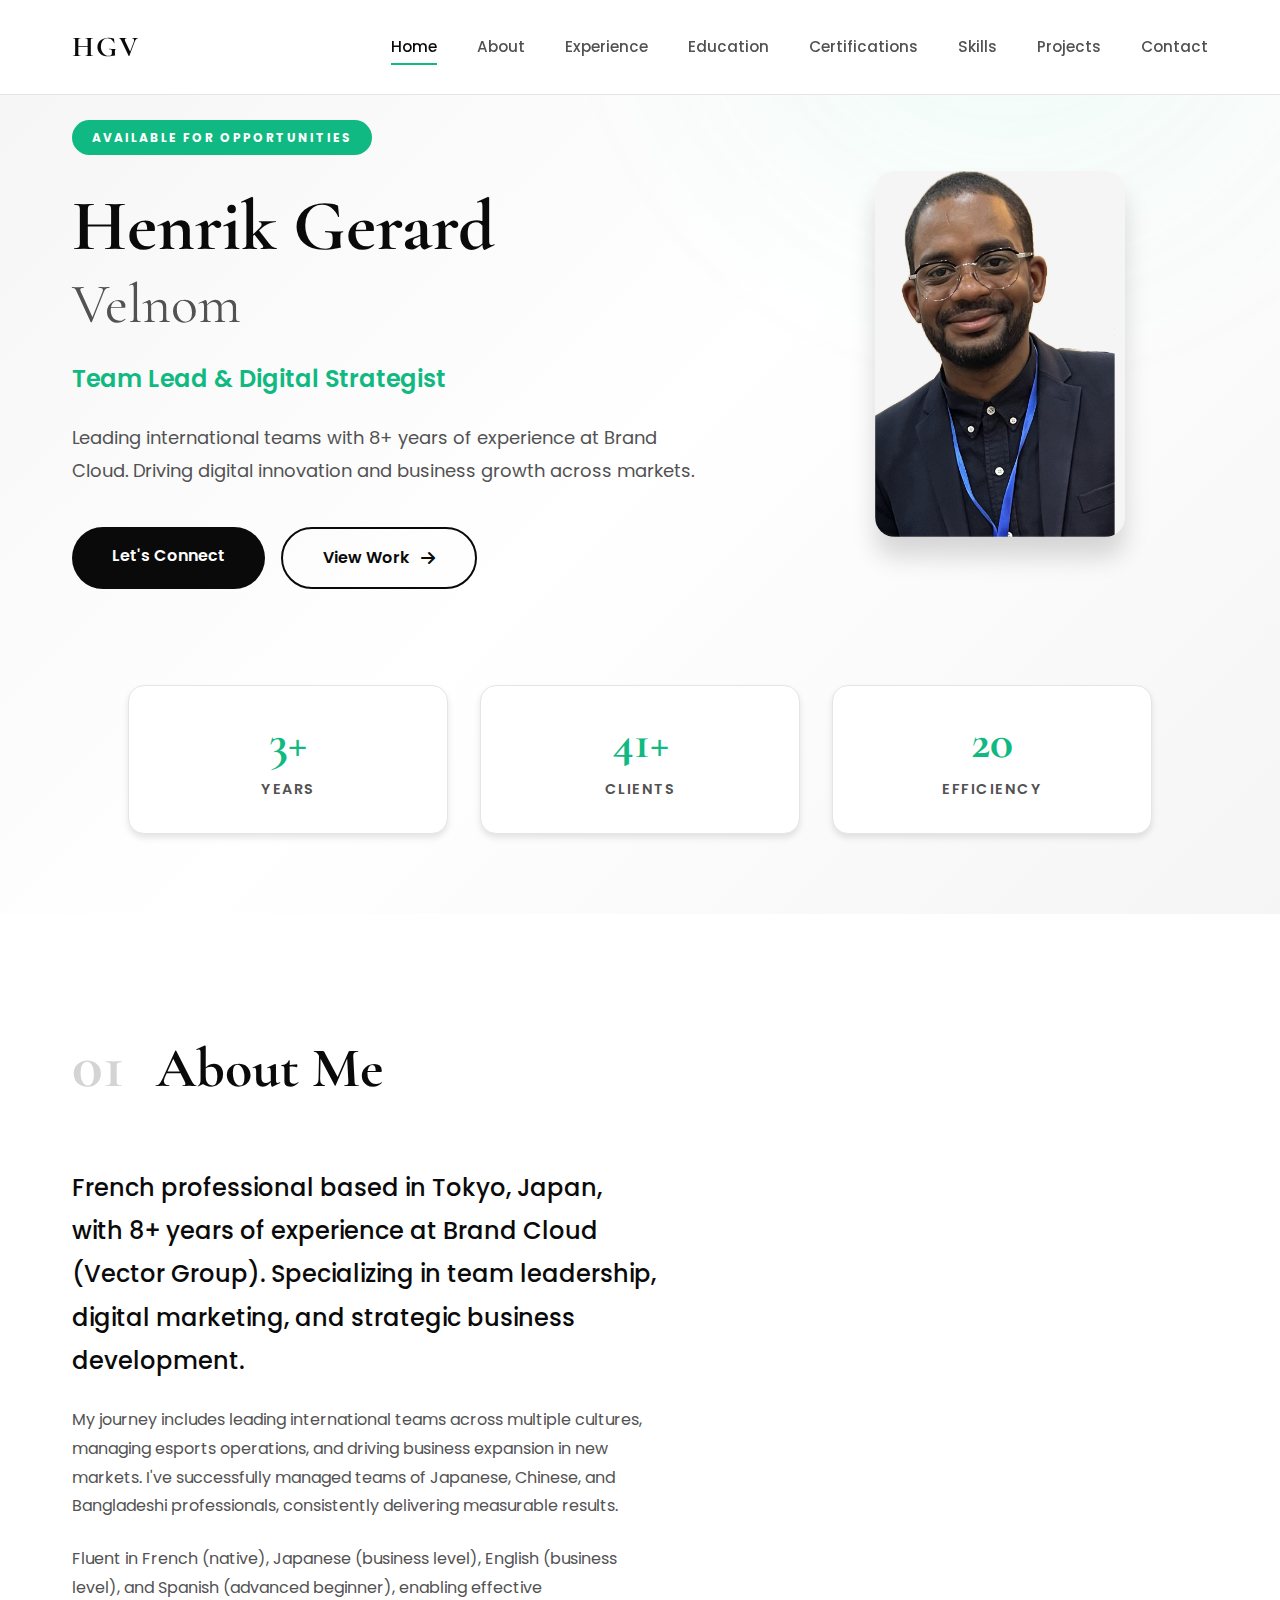
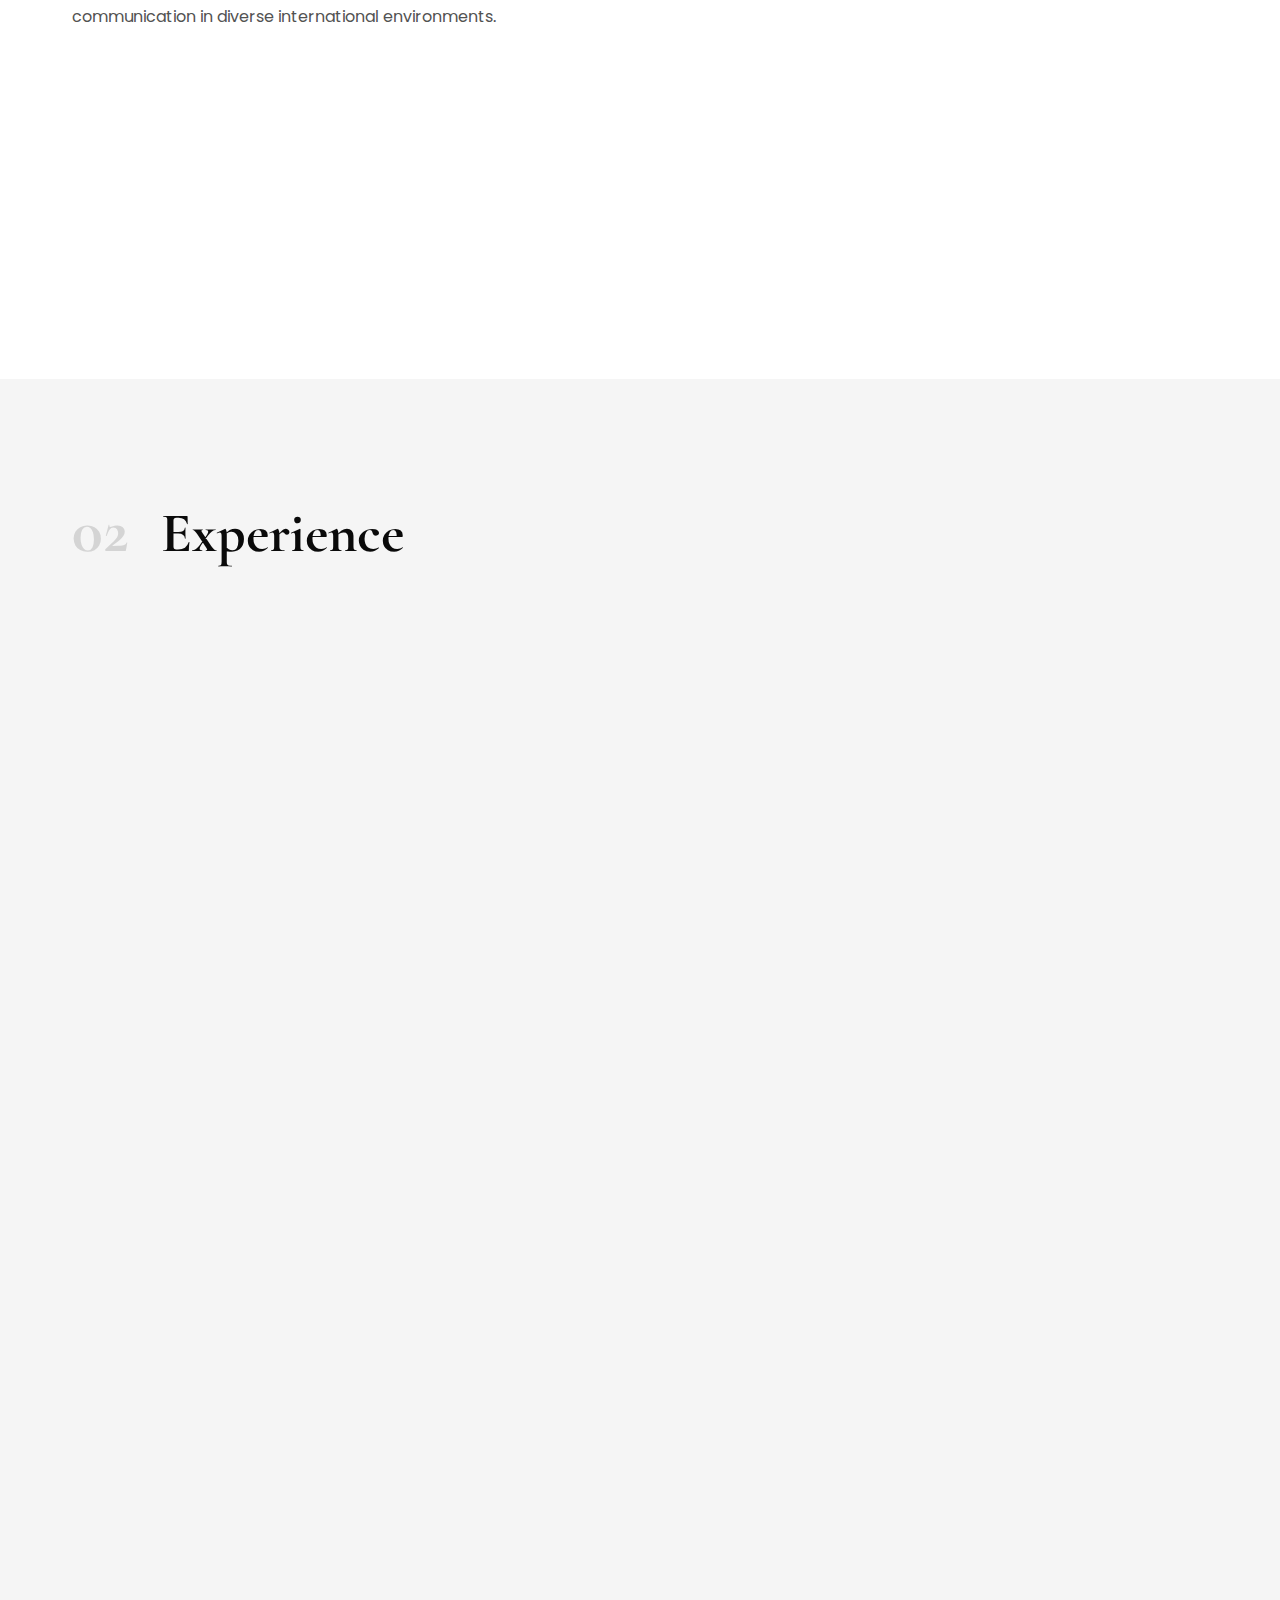
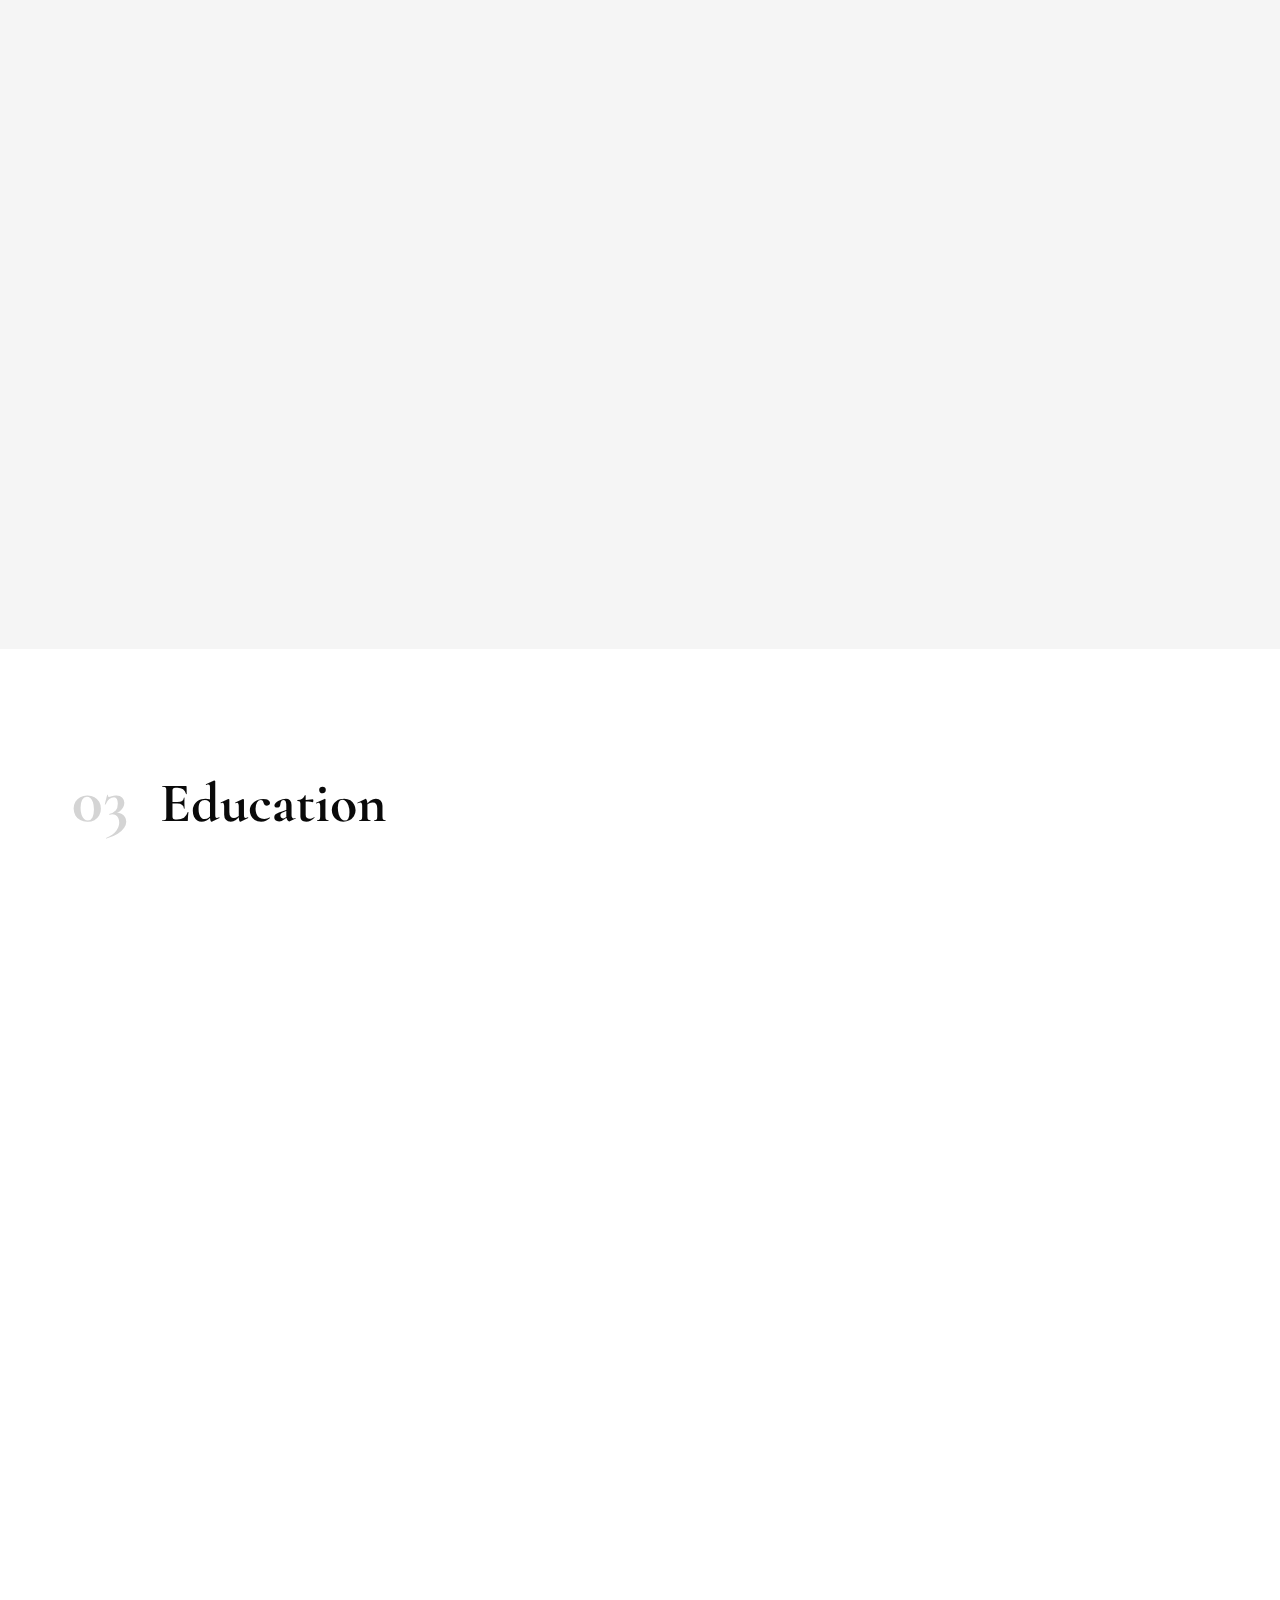
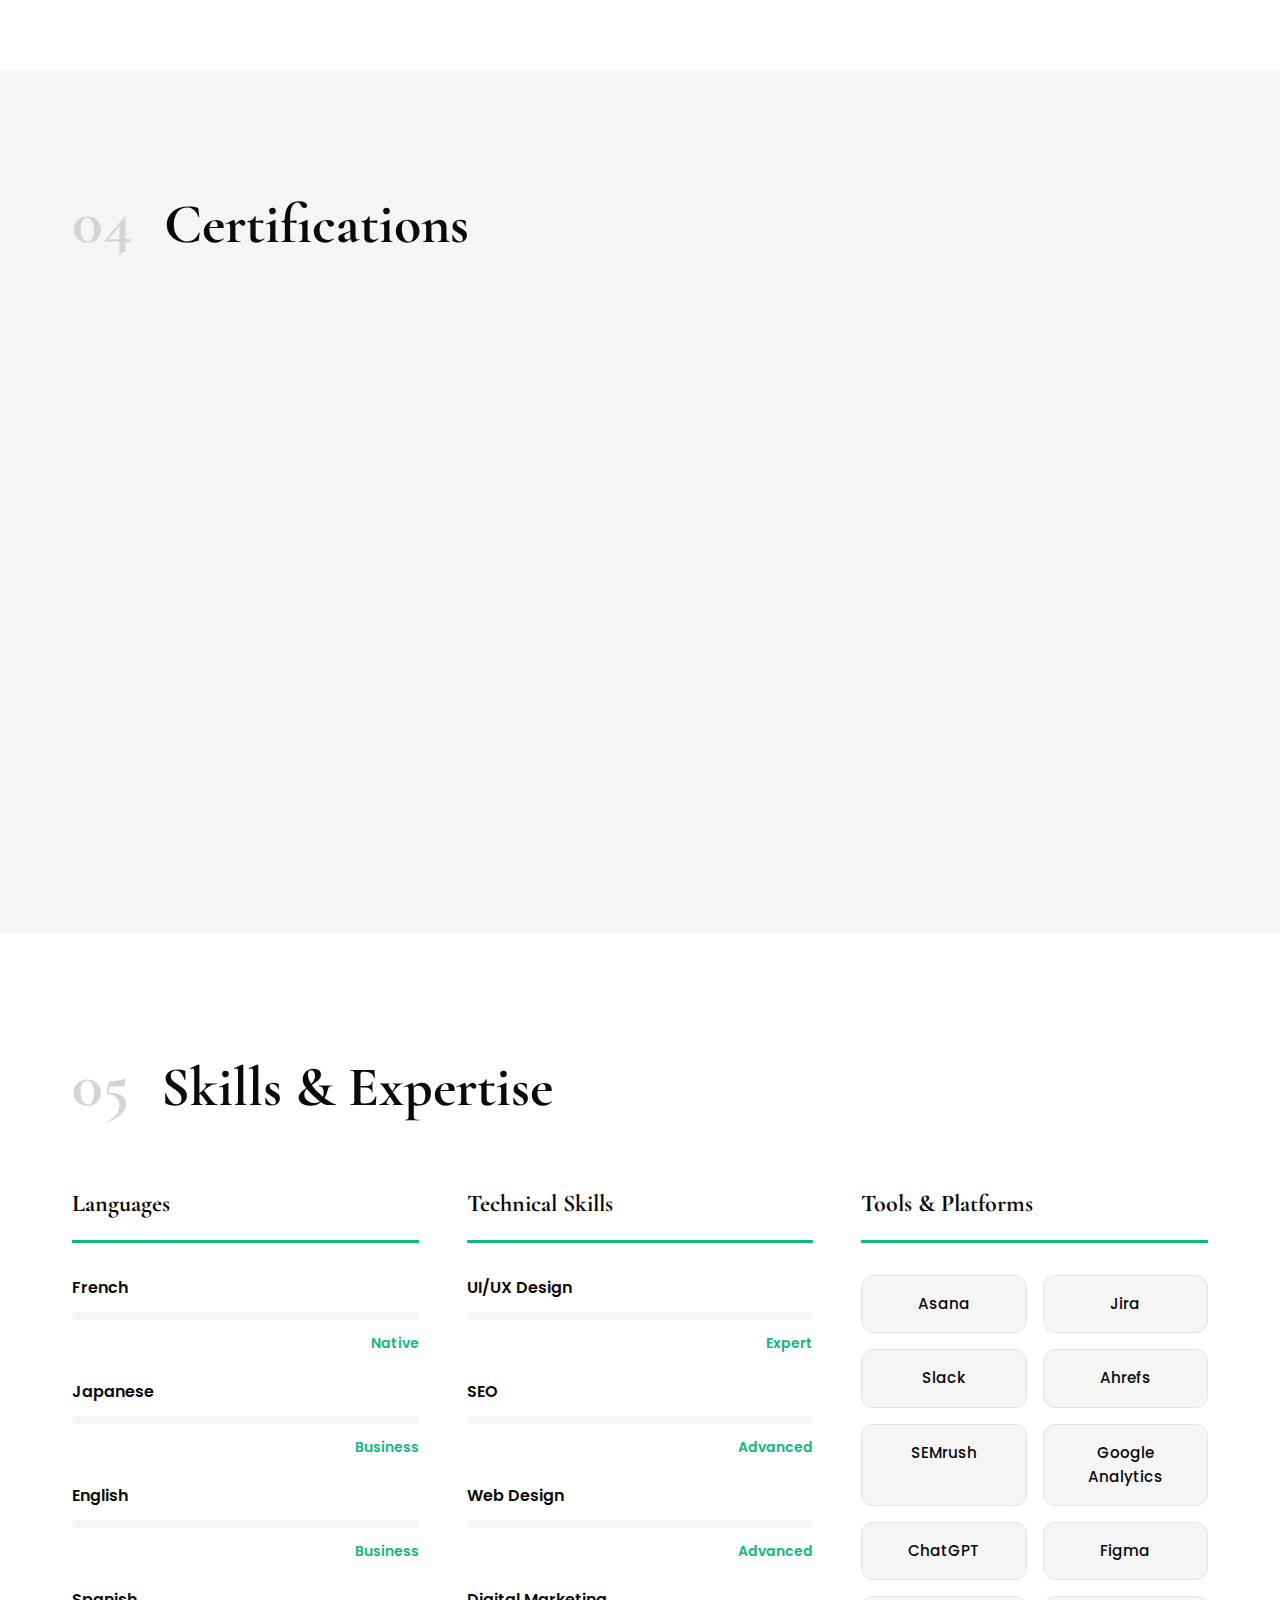
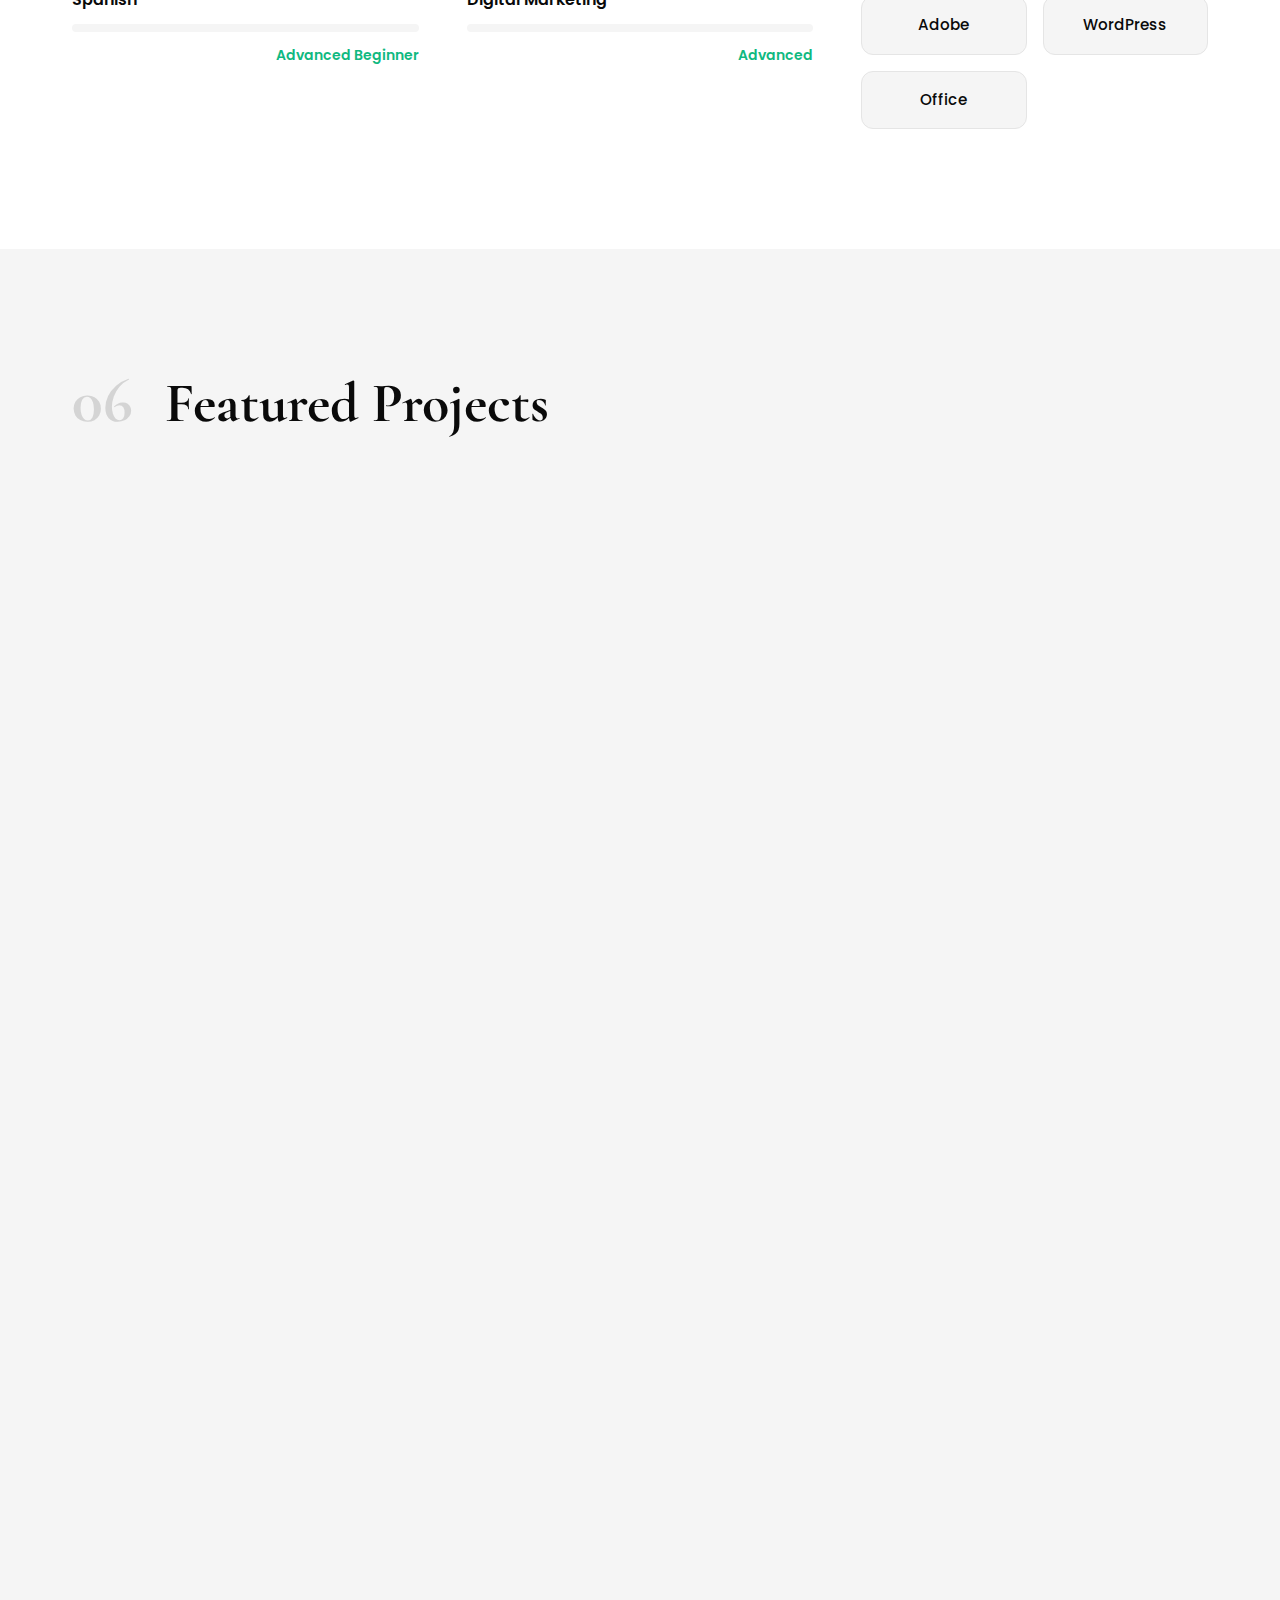
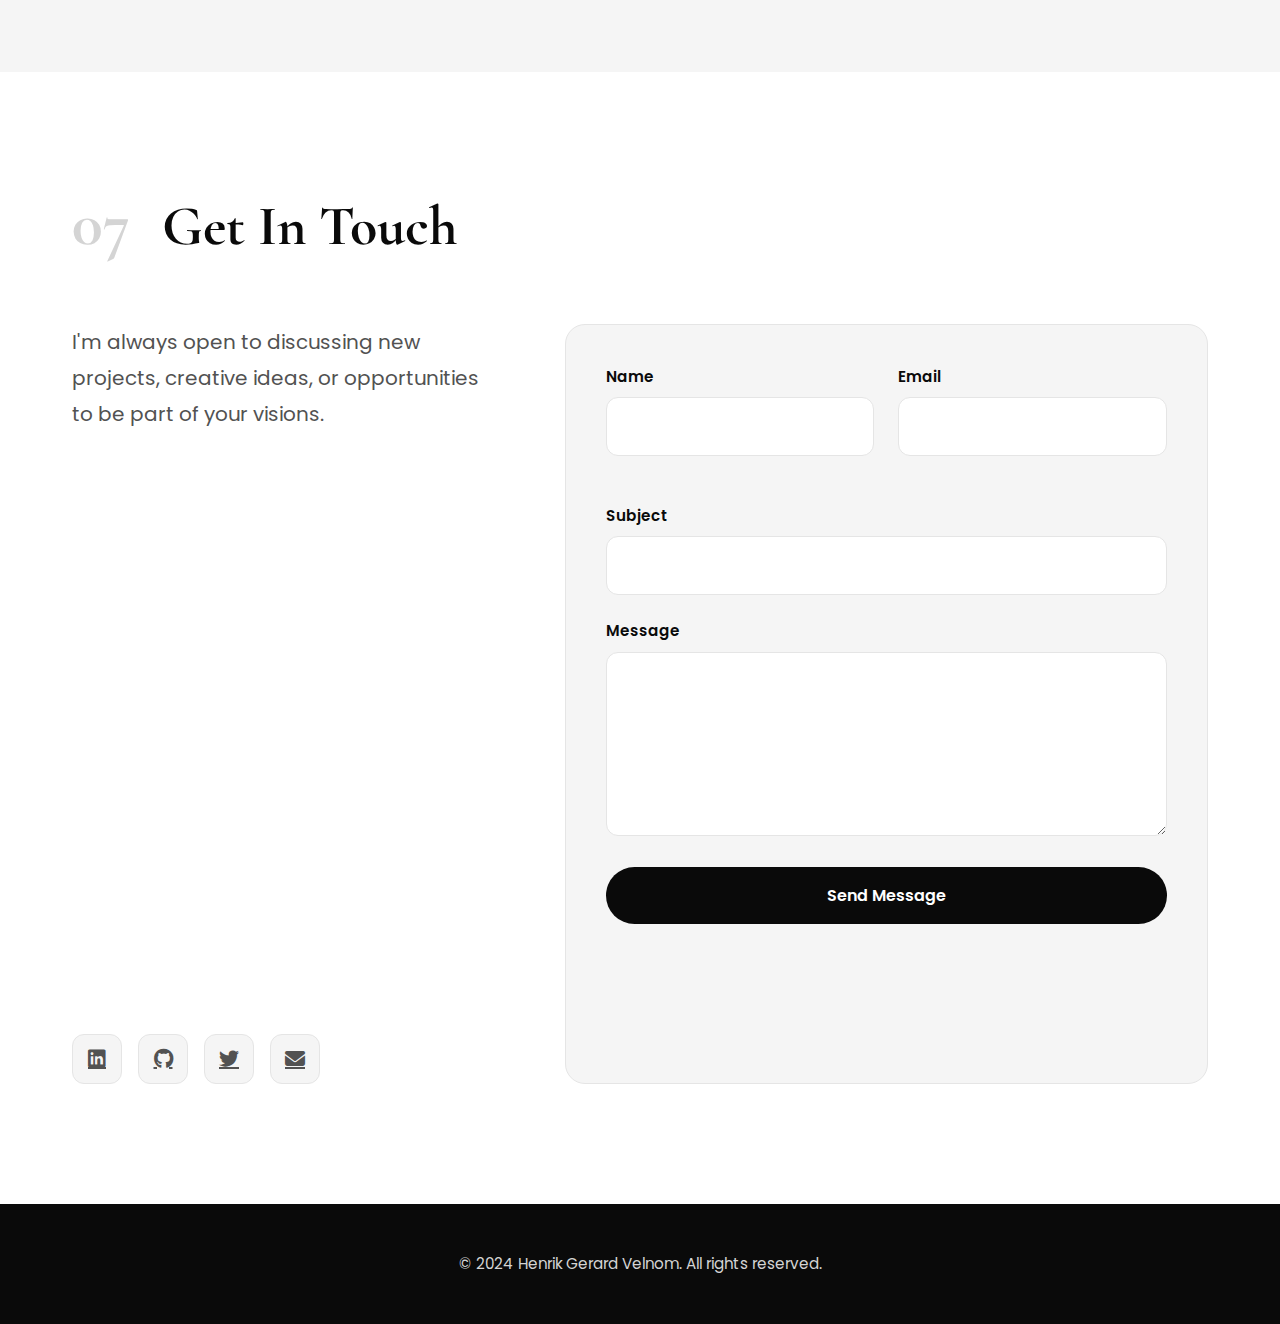
<file: index.html>
<!DOCTYPE html>
<html lang="en">
<head>
    <meta charset="UTF-8">
    <meta name="viewport" content="width=device-width, initial-scale=1.0">
    <meta name="description" content="Henrik Gerard Velnom - Professional Portfolio">
    <title>Henrik Gerard Velnom | Portfolio</title>
    <link rel="icon" type="image/png" sizes="32x32" href="favicon-32x32.png?v=2">
    <link rel="icon" type="image/png" sizes="16x16" href="favicon-16x16.png?v=2">
    <link rel="apple-touch-icon" sizes="180x180" href="apple-touch-icon.png?v=2">
    <link rel="shortcut icon" href="favicon.ico?v=2">
    <link rel="stylesheet" href="styles.css">
    <link rel="preconnect" href="https://fonts.googleapis.com">
    <link rel="preconnect" href="https://fonts.gstatic.com" crossorigin>
    <link href="https://fonts.googleapis.com/css2?family=Poppins:wght@300;400;500;600;700;800&family=Cormorant+Garamond:wght@400;600;700&display=swap" rel="stylesheet">
    <link rel="stylesheet" href="https://cdnjs.cloudflare.com/ajax/libs/font-awesome/6.4.0/css/all.min.css">
</head>
<body>
    <!-- Navigation -->
    <header class="header">
        <nav class="nav">
            <div class="nav-brand">
                <span>HGV</span>
            </div>
            <ul class="nav-list">
                <li><a href="#home" class="nav-item active">Home</a></li>
                <li><a href="#about" class="nav-item">About</a></li>
                <li><a href="#experience" class="nav-item">Experience</a></li>
                <li><a href="#education" class="nav-item">Education</a></li>
                <li><a href="#certifications" class="nav-item">Certifications</a></li>
                <li><a href="#skills" class="nav-item">Skills</a></li>
                <li><a href="#projects" class="nav-item">Projects</a></li>
                <li><a href="#contact" class="nav-item">Contact</a></li>
            </ul>
            <button class="menu-toggle" id="menu-toggle">
                <span></span>
                <span></span>
                <span></span>
            </button>
        </nav>
    </header>

    <!-- Hero Section -->
    <section id="home" class="hero">
        <div class="hero-bg"></div>
        <div class="container hero-container">
            <div class="hero-top">
                <div class="hero-content">
                    <div class="hero-badge">Available for Opportunities</div>
                    <h1 class="hero-title">
                        <span class="title-main">Henrik Gerard</span>
                        <span class="title-sub">Velnom</span>
                    </h1>
                    <p class="hero-role">Team Lead & Digital Strategist</p>
                    <p class="hero-text">
                        Leading international teams with 8+ years of experience at Brand Cloud. 
                        Driving digital innovation and business growth across markets.
                    </p>
                    <div class="hero-cta">
                        <a href="#contact" class="cta-primary">Let's Connect</a>
                        <a href="#projects" class="cta-secondary">
                            <span>View Work</span>
                            <i class="fas fa-arrow-right"></i>
                        </a>
                    </div>
                </div>
                <div class="hero-photo-wrapper">
                    <div class="hero-photo">
                        <img src="hgv.png" alt="Henrik Gerard Velnom" class="hero-photo-img">
                    </div>
                </div>
            </div>
            <div class="hero-stats">
                <div class="stat">
                    <div class="stat-value">8+</div>
                    <div class="stat-label">Years</div>
                </div>
                <div class="stat">
                    <div class="stat-value">100+</div>
                    <div class="stat-label">Clients</div>
                </div>
                <div class="stat">
                    <div class="stat-value">50</div>
                    <div class="stat-label">Efficiency</div>
                </div>
            </div>
        </div>
    </section>

    <!-- About Section -->
    <section id="about" class="about">
        <div class="container">
            <div class="section-top">
                <span class="section-num">01</span>
                <h2 class="section-title">About Me</h2>
            </div>
            <div class="about-grid">
                <div class="about-main">
                    <p class="about-lead">
                        French professional based in Tokyo, Japan, with 8+ years of experience 
                        at Brand Cloud (Vector Group). Specializing in team leadership, digital 
                        marketing, and strategic business development.
                    </p>
                    <p class="about-text">
                        My journey includes leading international teams across multiple cultures, 
                        managing esports operations, and driving business expansion in new markets. 
                        I've successfully managed teams of Japanese, Chinese, and Bangladeshi professionals, 
                        consistently delivering measurable results.
                    </p>
                    <p class="about-text">
                        Fluent in French (native), Japanese (business level), English (business level), 
                        and Spanish (advanced beginner), enabling effective communication in diverse 
                        international environments.
                    </p>
                </div>
                <div class="about-skills">
                    <div class="skill-box">
                        <div class="skill-icon">01</div>
                        <h3>Composed Decision-Making</h3>
                        <p>Remain calm and think clearly to find solutions in challenging situations.</p>
                    </div>
                    <div class="skill-box">
                        <div class="skill-icon">02</div>
                        <h3>Collaboration & Leadership</h3>
                        <p>Trusted by colleagues, fostering teamwork while taking initiative.</p>
                    </div>
                    <div class="skill-box">
                        <div class="skill-icon">03</div>
                        <h3>Empathy & Consideration</h3>
                        <p>Thoughtful and attentive to others' perspectives and communication.</p>
                    </div>
                    <div class="skill-box">
                        <div class="skill-icon">04</div>
                        <h3>Responsibility & Execution</h3>
                        <p>Committed to delivering results with accountability and follow-through.</p>
                    </div>
                </div>
            </div>
        </div>
    </section>

    <!-- Experience Section -->
    <section id="experience" class="experience">
        <div class="container">
            <div class="section-top">
                <span class="section-num">02</span>
                <h2 class="section-title">Experience</h2>
            </div>
            <div class="exp-list">
                <div class="exp-card">
                    <div class="exp-meta">
                        <span class="exp-badge">Current</span>
                        <span class="exp-date">2020 - Present</span>
                    </div>
                    <h3 class="exp-title">Overseas Business Team Lead</h3>
                    <h4 class="exp-company">Brand Cloud inc. - Operations Department</h4>
                    <p class="exp-desc">
                        Led international business development, supervised international projects, 
                        and managed local and international teams. Formed and trained a 3-person 
                        international sales team. Acquired first 10 clients in USA market.
                    </p>
                    <ul class="exp-tags">
                        <li>Business Development</li>
                        <li>Project Management</li>
                        <li>Sales Training</li>
                        <li>Contract Negotiation</li>
                    </ul>
                </div>
                <div class="exp-card">
                    <div class="exp-meta">
                        <span class="exp-date">2019 - Present</span>
                    </div>
                    <h3 class="exp-title">Web Design Team Lead</h3>
                    <h4 class="exp-company">Brand Cloud inc. - Development Department</h4>
                    <p class="exp-desc">
                        Led and mentored a team of 5 UI/UX designers. Enhanced team efficiency by 50%, 
                        enabling designers to create proposals in one week. Led successful launch of 
                        company's official US website, ranking TOP 3 for 3 keywords.
                    </p>
                    <ul class="exp-tags">
                        <li>UI/UX Design</li>
                        <li>Team Leadership</li>
                        <li>Project Management</li>
                        <li>SEO</li>
                    </ul>
                </div>
                <div class="exp-card">
                    <div class="exp-meta">
                        <span class="exp-date">2017 - Present</span>
                    </div>
                    <h3 class="exp-title">Esports Division Manager</h3>
                    <h4 class="exp-company">Brand Cloud inc. - Burning Core</h4>
                    <p class="exp-desc">
                        Managed League of Legends Professional Esports Team operations. Achieved LJLCS 
                        2018 Spring championship and qualified for LJL 2018 Summer.
                    </p>
                    <ul class="exp-tags">
                        <li>Team Management</li>
                        <li>Sponsorship</li>
                        <li>Logistics</li>
                        <li>PR</li>
                    </ul>
                </div>
                <div class="exp-card">
                    <div class="exp-meta">
                        <span class="exp-date">2017 - 2019</span>
                    </div>
                    <h3 class="exp-title">Digital Marketing Back-Office</h3>
                    <h4 class="exp-company">Brand Cloud inc. - Operations & Development</h4>
                    <p class="exp-desc">
                        Managed client reporting, conducted SEO audits, designed websites. Designed visuals 
                        featured in Tokyo Girls Collection 2020. Improved overall online brand image on 
                        Google by 60% for over 10 clients.
                    </p>
                    <ul class="exp-tags">
                        <li>SEO</li>
                        <li>UI/UX Design</li>
                        <li>Digital Marketing</li>
                        <li>Client Relations</li>
                    </ul>
                </div>
            </div>
        </div>
    </section>

    <!-- Education Section -->
    <section id="education" class="education">
        <div class="container">
            <div class="section-top">
                <span class="section-num">03</span>
                <h2 class="section-title">Education</h2>
            </div>
            <div class="education-list">
                <div class="edu-card">
                    <div class="edu-meta">
                        <span class="edu-date">2015</span>
                    </div>
                    <h3 class="edu-degree">Bachelor - Japanese Language and Civilization</h3>
                    <h4 class="edu-school">INALCO, Paris, France</h4>
                    <p class="edu-desc">
                        Completed bachelor's degree in Japanese language and civilization, providing 
                        comprehensive understanding of Japanese culture, language, and society.
                    </p>
                </div>
                <div class="edu-card">
                    <div class="edu-meta">
                        <span class="edu-date">2010</span>
                    </div>
                    <h3 class="edu-degree">Baccalaureat - Industrial Science and Technology</h3>
                    <h4 class="edu-school">Jean Jaures, Chatenay-Malabry, France</h4>
                    <p class="edu-desc">
                        Completed high school diploma with focus on industrial science and technology, 
                        providing strong foundation in technical and scientific principles.
                    </p>
                </div>
            </div>
        </div>
    </section>

    <!-- Certifications Section -->
    <section id="certifications" class="certifications">
        <div class="container">
            <div class="section-top">
                <span class="section-num">04</span>
                <h2 class="section-title">Certifications</h2>
            </div>
            <div class="certifications-grid">
                <div class="cert-card">
                    <div class="cert-header">
                        <i class="fas fa-certificate"></i>
                        <span class="cert-date">2025</span>
                    </div>
                    <h3 class="cert-name">Digital Marketing Training</h3>
                    <h4 class="cert-issuer">D-Marketing Academy, Tokyo, Japan</h4>
                    <p class="cert-desc">
                        Completed comprehensive digital marketing training program covering modern 
                        marketing strategies, analytics, and digital advertising techniques.
                    </p>
                    <a href="#" class="cert-link" target="_blank">
                        <span>View Certificate</span>
                        <i class="fas fa-external-link-alt"></i>
                    </a>
                </div>
                <div class="cert-card">
                    <div class="cert-header">
                        <i class="fas fa-certificate"></i>
                        <span class="cert-date">2013</span>
                    </div>
                    <h3 class="cert-name">Japanese Proficiency (N2)</h3>
                    <h4 class="cert-issuer">Meiji University, Tokyo, Japan</h4>
                    <p class="cert-desc">
                        Completed Japanese language proficiency program achieving N2 level, 
                        demonstrating advanced business-level Japanese language skills.
                    </p>
                    <a href="#" class="cert-link" target="_blank">
                        <span>View Certificate</span>
                        <i class="fas fa-external-link-alt"></i>
                    </a>
                </div>
                <div class="cert-card">
                    <div class="cert-header">
                        <i class="fas fa-certificate"></i>
                        <span class="cert-date">2011</span>
                    </div>
                    <h3 class="cert-name">English Proficiency (C1)</h3>
                    <h4 class="cert-issuer">EMBASSY CES (Now EC Embassy), New York, USA</h4>
                    <p class="cert-desc">
                        Completed English language proficiency program achieving C1 level, 
                        demonstrating advanced business-level English communication skills.
                    </p>
                    <a href="#" class="cert-link" target="_blank">
                        <span>View Certificate</span>
                        <i class="fas fa-external-link-alt"></i>
                    </a>
                </div>
            </div>
        </div>
    </section>

    <!-- Skills Section -->
    <section id="skills" class="skills">
        <div class="container">
            <div class="section-top">
                <span class="section-num">05</span>
                <h2 class="section-title">Skills & Expertise</h2>
            </div>
            <div class="skills-content">
                <div class="skills-group">
                    <h3 class="group-title">Languages</h3>
                    <div class="skill-list">
                        <div class="skill-item">
                            <span class="skill-name">French</span>
                            <div class="skill-track">
                                <div class="skill-fill" data-width="100"></div>
                            </div>
                            <span class="skill-level">Native</span>
                        </div>
                        <div class="skill-item">
                            <span class="skill-name">Japanese</span>
                            <div class="skill-track">
                                <div class="skill-fill" data-width="85"></div>
                            </div>
                            <span class="skill-level">Business</span>
                        </div>
                        <div class="skill-item">
                            <span class="skill-name">English</span>
                            <div class="skill-track">
                                <div class="skill-fill" data-width="90"></div>
                            </div>
                            <span class="skill-level">Business</span>
                        </div>
                        <div class="skill-item">
                            <span class="skill-name">Spanish</span>
                            <div class="skill-track">
                                <div class="skill-fill" data-width="60"></div>
                            </div>
                            <span class="skill-level">Advanced Beginner</span>
                        </div>
                    </div>
                </div>
                <div class="skills-group">
                    <h3 class="group-title">Technical Skills</h3>
                    <div class="skill-list">
                        <div class="skill-item">
                            <span class="skill-name">UI/UX Design</span>
                            <div class="skill-track">
                                <div class="skill-fill" data-width="90"></div>
                            </div>
                            <span class="skill-level">Expert</span>
                        </div>
                        <div class="skill-item">
                            <span class="skill-name">SEO</span>
                            <div class="skill-track">
                                <div class="skill-fill" data-width="85"></div>
                            </div>
                            <span class="skill-level">Advanced</span>
                        </div>
                        <div class="skill-item">
                            <span class="skill-name">Web Design</span>
                            <div class="skill-track">
                                <div class="skill-fill" data-width="88"></div>
                            </div>
                            <span class="skill-level">Advanced</span>
                        </div>
                        <div class="skill-item">
                            <span class="skill-name">Digital Marketing</span>
                            <div class="skill-track">
                                <div class="skill-fill" data-width="85"></div>
                            </div>
                            <span class="skill-level">Advanced</span>
                        </div>
                    </div>
                </div>
                <div class="skills-group">
                    <h3 class="group-title">Tools & Platforms</h3>
                    <div class="tools-list">
                        <span class="tool">Asana</span>
                        <span class="tool">Jira</span>
                        <span class="tool">Slack</span>
                        <span class="tool">Ahrefs</span>
                        <span class="tool">SEMrush</span>
                        <span class="tool">Google Analytics</span>
                        <span class="tool">ChatGPT</span>
                        <span class="tool">Figma</span>
                        <span class="tool">Adobe</span>
                        <span class="tool">WordPress</span>
                        <span class="tool">Office</span>
                    </div>
                </div>
            </div>
        </div>
    </section>

    <!-- Projects Section -->
    <section id="projects" class="projects">
        <div class="container">
            <div class="section-top">
                <span class="section-num">06</span>
                <h2 class="section-title">Featured Projects</h2>
            </div>
            <div class="projects-grid">
                <div class="project-card featured">
                    <div class="project-header">
                        <span class="project-year">2018</span>
                        <span class="project-status">Featured</span>
                    </div>
                    <h3 class="project-title">LJLCS 2018 Spring Championship</h3>
                    <p class="project-desc">
                        Won the League of Legends Japan League Challenger Series, finishing 1st with 
                        8 wins and 2 losses. Qualified for LJL 2018 Summer.
                    </p>
                    <div class="project-tags">
                        <span>Esports</span>
                        <span>Team Management</span>
                        <span>Strategy</span>
                    </div>
                </div>
                <div class="project-card">
                    <div class="project-header">
                        <span class="project-year">2020</span>
                    </div>
                    <h3 class="project-title">Tokyo Girls Collection 2020</h3>
                    <p class="project-desc">
                        Designed visuals featured in the Tokyo Girls Collection 2020 for Rustal fashion brand.
                    </p>
                    <div class="project-tags">
                        <span>UI/UX Design</span>
                        <span>Brand Identity</span>
                        <span>Creative Production</span>
                    </div>
                </div>
                <div class="project-card">
                    <div class="project-header">
                        <span class="project-year">2020</span>
                    </div>
                    <h3 class="project-title">Automated Progress Report Tool</h3>
                    <p class="project-desc">
                        Designed a progress reporting application currently shared with over 100 clients.
                    </p>
                    <div class="project-tags">
                        <span>Application Design</span>
                        <span>UX/UI</span>
                        <span>Automation</span>
                    </div>
                </div>
                <div class="project-card">
                    <div class="project-header">
                        <span class="project-year">2020</span>
                    </div>
                    <h3 class="project-title">Brand Cloud US Website</h3>
                    <p class="project-desc">
                        Led the successful launch of the company's official US website, achieving TOP 3 
                        rankings for 3 keywords through strategic SEO implementation.
                    </p>
                    <div class="project-tags">
                        <span>Web Design</span>
                        <span>SEO</span>
                        <span>Brand Strategy</span>
                    </div>
                </div>
            </div>
        </div>
    </section>

    <!-- Contact Section -->
    <section id="contact" class="contact">
        <div class="container">
            <div class="section-top">
                <span class="section-num">07</span>
                <h2 class="section-title">Get In Touch</h2>
            </div>
            <div class="contact-wrapper">
                <div class="contact-info">
                    <p class="contact-intro">
                        I'm always open to discussing new projects, creative ideas, 
                        or opportunities to be part of your visions.
                    </p>
                    <div class="contact-details">
                        <div class="contact-item">
                            <i class="fas fa-envelope"></i>
                            <div>
                                <h4>Email</h4>
                                <a href="mailto:henrikvelnom@gmail.com">henrikvelnom@gmail.com</a>
                            </div>
                        </div>
                        <div class="contact-item">
                            <i class="fas fa-phone"></i>
                            <div>
                                <h4>Phone</h4>
                                <a href="tel:+818079433102">(+81) 80 7943 3102</a>
                            </div>
                        </div>
                        <div class="contact-item">
                            <i class="fas fa-map-marker-alt"></i>
                            <div>
                                <h4>Location</h4>
                                <p>Tokyo, Taito City, Japan</p>
                            </div>
                        </div>
                        <div class="contact-item">
                            <i class="fas fa-globe"></i>
                            <div>
                                <h4>Nationality</h4>
                                <p>French</p>
                            </div>
                        </div>
                    </div>
                    <div class="social">
                        <a href="#" aria-label="LinkedIn"><i class="fab fa-linkedin"></i></a>
                        <a href="#" aria-label="GitHub"><i class="fab fa-github"></i></a>
                        <a href="#" aria-label="Twitter"><i class="fab fa-twitter"></i></a>
                        <a href="#" aria-label="Email"><i class="fas fa-envelope"></i></a>
                    </div>
                </div>
                <form class="contact-form" id="contact-form">
                    <div class="form-row">
                        <div class="form-field">
                            <label for="name">Name</label>
                            <input type="text" id="name" name="name" required>
                        </div>
                        <div class="form-field">
                            <label for="email">Email</label>
                            <input type="email" id="email" name="email" required>
                        </div>
                    </div>
                    <div class="form-field">
                        <label for="subject">Subject</label>
                        <input type="text" id="subject" name="subject" required>
                    </div>
                    <div class="form-field">
                        <label for="message">Message</label>
                        <textarea id="message" name="message" rows="6" required></textarea>
                    </div>
                    <button type="submit" class="submit-btn">Send Message</button>
                </form>
            </div>
        </div>
    </section>

    <!-- Footer -->
    <footer class="footer">
        <div class="container">
            <p>&copy; 2024 Henrik Gerard Velnom. All rights reserved.</p>
        </div>
    </footer>

    <script src="script.js"></script>
</body>
</html>
</file>
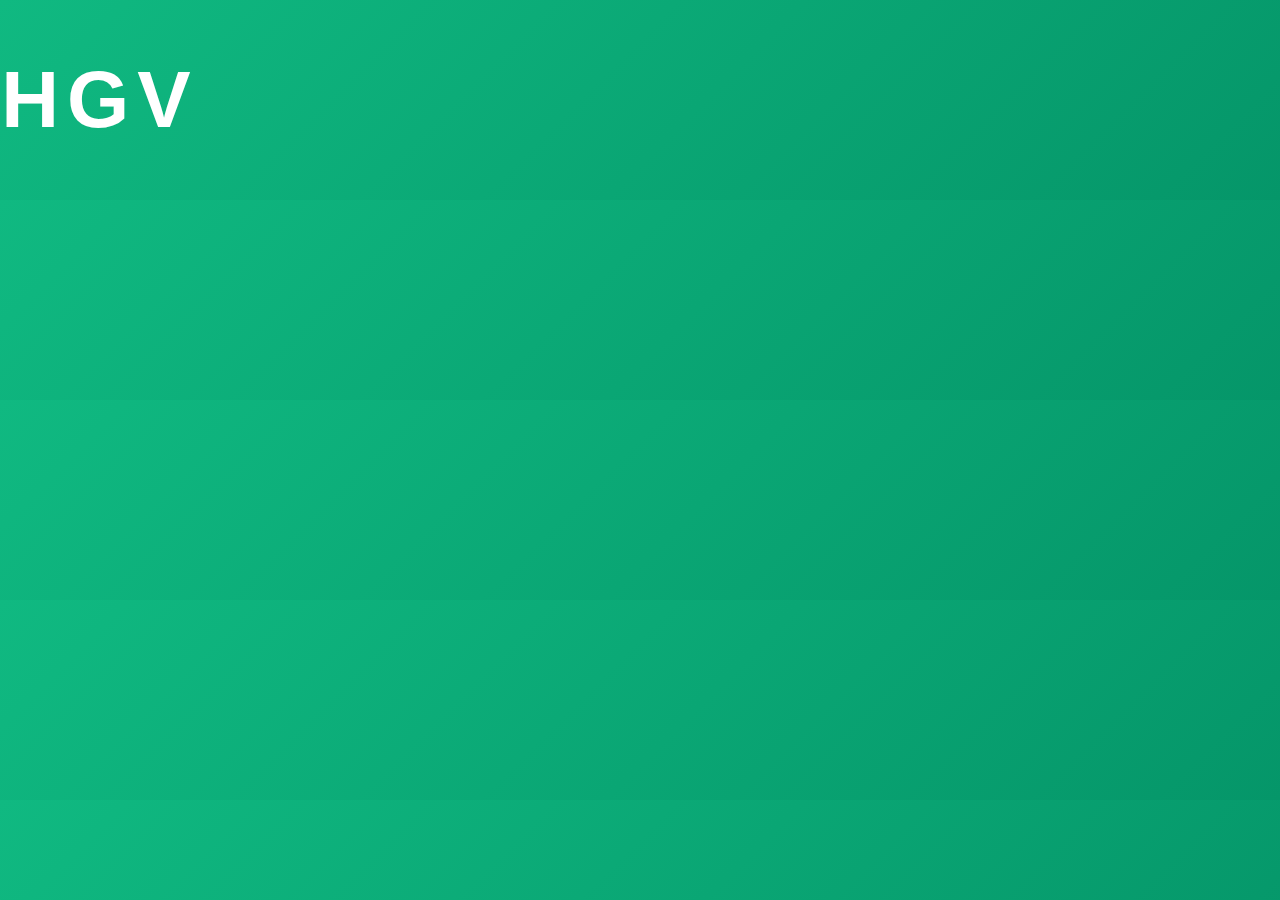
<file: logo-generator.html>
<!DOCTYPE html>
<html>
<head>
    <style>
        body {
            margin: 0;
            padding: 0;
            width: 200px;
            height: 200px;
            background: linear-gradient(135deg, #10b981 0%, #059669 100%);
            display: flex;
            align-items: center;
            justify-content: center;
            font-family: 'Arial', sans-serif;
        }
        .logo-text {
            font-size: 80px;
            font-weight: bold;
            color: white;
            letter-spacing: 8px;
            text-align: center;
        }
    </style>
</head>
<body>
    <div class="logo-text">HGV</div>
</body>
</html>
</file>
<file: styles.css>
/* ===== Reset & Variables ===== */
:root {
    --black: #0a0a0a;
    --white: #ffffff;
    --gray-100: #f5f5f5;
    --gray-200: #e5e5e5;
    --gray-300: #d4d4d4;
    --gray-600: #525252;
    --gray-800: #262626;
    --gray-900: #171717;
    --accent: #10b981;
    --accent-dark: #059669;
    --accent-light: #34d399;
    --primary: #3b82f6;
    --primary-dark: #2563eb;
    --secondary: #8b5cf6;
    --text: var(--black);
    --text-light: var(--gray-600);
    --bg: var(--white);
    --bg-alt: var(--gray-100);
    --shadow: 0 1px 3px rgba(0, 0, 0, 0.1);
    --shadow-md: 0 4px 6px rgba(0, 0, 0, 0.1);
    --shadow-lg: 0 10px 15px rgba(0, 0, 0, 0.1);
    --shadow-xl: 0 20px 25px rgba(0, 0, 0, 0.15);
}

* {
    margin: 0;
    padding: 0;
    box-sizing: border-box;
}

html {
    scroll-behavior: smooth;
    overflow-x: hidden;
}

body {
    font-family: 'Poppins', sans-serif;
    line-height: 1.6;
    color: var(--text);
    background: var(--bg);
    overflow-x: hidden;
    font-size: 16px;
}

.container {
    max-width: 1200px;
    margin: 0 auto;
    padding: 0 2rem;
}

/* ===== Header ===== */
.header {
    position: fixed;
    top: 0;
    left: 0;
    right: 0;
    background: rgba(255, 255, 255, 0.98);
    backdrop-filter: blur(10px);
    z-index: 1000;
    border-bottom: 1px solid var(--gray-200);
}

.nav {
    max-width: 1200px;
    margin: 0 auto;
    padding: 1.5rem 2rem;
    display: flex;
    justify-content: space-between;
    align-items: center;
}

.nav-brand {
    font-family: 'Cormorant Garamond', serif;
    font-size: 1.8rem;
    font-weight: 700;
    color: var(--black);
    letter-spacing: 2px;
}

.nav-list {
    display: flex;
    list-style: none;
    gap: 2.5rem;
    align-items: center;
}

.nav-item {
    color: var(--text-light);
    text-decoration: none;
    font-weight: 500;
    font-size: 0.95rem;
    transition: all 0.3s ease;
    position: relative;
    padding: 0.5rem 0;
}

.nav-item::after {
    content: '';
    position: absolute;
    bottom: 0;
    left: 0;
    width: 0;
    height: 2px;
    background: var(--accent);
    transition: width 0.3s ease;
}

.nav-item:hover,
.nav-item.active {
    color: var(--black);
}

.nav-item:hover::after,
.nav-item.active::after {
    width: 100%;
}

.menu-toggle {
    display: none;
    flex-direction: column;
    gap: 5px;
    background: none;
    border: none;
    cursor: pointer;
    padding: 5px;
}

.menu-toggle span {
    width: 25px;
    height: 2px;
    background: var(--black);
    border-radius: 2px;
    transition: all 0.3s ease;
}

/* ===== Hero Section ===== */
.hero {
    min-height: 100vh;
    display: flex;
    align-items: center;
    position: relative;
    padding: 120px 0 80px;
    background: linear-gradient(135deg, var(--gray-100) 0%, var(--white) 50%, var(--gray-100) 100%);
    overflow: hidden;
}

.hero-bg {
    position: absolute;
    top: -50%;
    right: -10%;
    width: 800px;
    height: 800px;
    background: radial-gradient(circle, var(--accent-light) 0%, transparent 70%);
    opacity: 0.1;
    border-radius: 50%;
    filter: blur(100px);
}

.hero-container {
    position: relative;
    z-index: 1;
    display: flex;
    flex-direction: column;
    gap: 4rem;
}

.hero-top {
    display: grid;
    grid-template-columns: 1.5fr 1fr;
    gap: 6rem;
    align-items: center;
}

.hero-content {
    max-width: 650px;
}

.hero-photo-wrapper {
    display: flex;
    justify-content: center;
    align-items: center;
}

.hero-photo {
    width: 100%;
    max-width: 250px;
    border-radius: 20px;
    overflow: hidden;
    box-shadow: var(--shadow-xl);
    background: var(--bg-alt);
    transition: all 0.3s ease;
}

.hero-photo:hover {
    transform: translateY(-5px);
    box-shadow: 0 25px 35px rgba(0, 0, 0, 0.2);
}

.hero-photo-img {
    width: 100%;
    height: auto;
    object-fit: contain;
    display: block;
}

.hero-badge {
    display: inline-block;
    padding: 0.5rem 1.25rem;
    background: var(--accent);
    color: var(--white);
    font-size: 0.75rem;
    font-weight: 700;
    text-transform: uppercase;
    letter-spacing: 2px;
    border-radius: 30px;
    margin-bottom: 2rem;
}

.hero-title {
    margin-bottom: 1.5rem;
}

.title-main {
    display: block;
    font-family: 'Cormorant Garamond', serif;
    font-size: 4.5rem;
    font-weight: 700;
    color: var(--black);
    line-height: 1.1;
    margin-bottom: 0.5rem;
}

.title-sub {
    display: block;
    font-family: 'Cormorant Garamond', serif;
    font-size: 3.5rem;
    font-weight: 400;
    color: var(--gray-600);
    line-height: 1.1;
}

.hero-role {
    font-size: 1.5rem;
    font-weight: 600;
    color: var(--accent);
    margin-bottom: 1.5rem;
}

.hero-text {
    font-size: 1.125rem;
    color: var(--text-light);
    line-height: 1.8;
    margin-bottom: 2.5rem;
}

.hero-cta {
    display: flex;
    gap: 1rem;
    flex-wrap: wrap;
}

.cta-primary {
    padding: 1rem 2.5rem;
    background: var(--black);
    color: var(--white);
    text-decoration: none;
    font-weight: 600;
    border-radius: 50px;
    transition: all 0.3s ease;
    display: inline-block;
}

.cta-primary:hover {
    background: var(--accent);
    transform: translateY(-2px);
    box-shadow: var(--shadow-lg);
}

.cta-secondary {
    padding: 1rem 2.5rem;
    background: transparent;
    color: var(--black);
    text-decoration: none;
    font-weight: 600;
    border: 2px solid var(--black);
    border-radius: 50px;
    transition: all 0.3s ease;
    display: inline-flex;
    align-items: center;
    gap: 0.75rem;
}

.cta-secondary:hover {
    background: var(--black);
    color: var(--white);
    transform: translateY(-2px);
}

.hero-stats {
    display: flex;
    flex-direction: row;
    gap: 2rem;
    justify-content: center;
    align-items: stretch;
    width: 100%;
    margin-top: 2rem;
}

.stat {
    text-align: center;
    padding: 2rem 1.5rem;
    background: var(--white);
    border-radius: 16px;
    box-shadow: var(--shadow-md);
    transition: all 0.3s ease;
    flex: 1;
    max-width: 320px;
    display: flex;
    flex-direction: column;
    align-items: center;
    justify-content: center;
    border: 1px solid var(--gray-200);
}

.stat:hover {
    transform: translateY(-3px);
    box-shadow: var(--shadow-lg);
    border-color: var(--accent);
}

.stat-value {
    font-size: 3rem;
    font-weight: 700;
    color: var(--accent);
    margin-bottom: 0.5rem;
    font-family: 'Cormorant Garamond', serif;
    line-height: 1;
    display: block;
}

.stat-label {
    font-size: 0.9rem;
    color: var(--text-light);
    font-weight: 600;
    text-transform: uppercase;
    letter-spacing: 1.5px;
    display: block;
    margin-top: 0.25rem;
}

/* ===== Section Styles ===== */
.section-top {
    display: flex;
    align-items: baseline;
    gap: 2rem;
    margin-bottom: 4rem;
}

.section-num {
    font-family: 'Cormorant Garamond', serif;
    font-size: 4rem;
    font-weight: 700;
    color: var(--gray-300);
    line-height: 1;
}

.section-title {
    font-family: 'Cormorant Garamond', serif;
    font-size: 3.5rem;
    font-weight: 700;
    color: var(--black);
    line-height: 1.2;
}

/* ===== About Section ===== */
.about {
    padding: 120px 0;
    background: var(--white);
}

.about-grid {
    display: grid;
    grid-template-columns: 1.2fr 1fr;
    gap: 4rem;
    align-items: start;
}

.about-main {
    display: flex;
    flex-direction: column;
    gap: 1.5rem;
}

.about-lead {
    font-size: 1.5rem;
    font-weight: 500;
    color: var(--black);
    line-height: 1.8;
}

.about-text {
    font-size: 1rem;
    color: var(--text-light);
    line-height: 1.8;
}

.about-skills {
    display: grid;
    grid-template-columns: repeat(2, 1fr);
    gap: 1.5rem;
}

.skill-box {
    padding: 2rem;
    background: var(--bg-alt);
    border-radius: 16px;
    border: 1px solid var(--gray-200);
    transition: all 0.3s ease;
}

.skill-box:hover {
    border-color: var(--accent);
    transform: translateY(-3px);
    box-shadow: var(--shadow-md);
}

.skill-icon {
    font-size: 2rem;
    font-weight: 700;
    color: var(--accent);
    margin-bottom: 1rem;
    opacity: 0.5;
}

.skill-box h3 {
    font-size: 1.25rem;
    font-weight: 600;
    color: var(--black);
    margin-bottom: 0.75rem;
}

.skill-box p {
    font-size: 0.95rem;
    color: var(--text-light);
    line-height: 1.6;
}

/* ===== Experience Section ===== */
.experience {
    padding: 120px 0;
    background: var(--bg-alt);
}

.exp-list {
    display: flex;
    flex-direction: column;
    gap: 2rem;
}

.exp-card {
    padding: 2.5rem;
    background: var(--white);
    border-radius: 20px;
    box-shadow: var(--shadow-md);
    border: 1px solid var(--gray-200);
    transition: all 0.3s ease;
}

.exp-card:hover {
    transform: translateX(10px);
    box-shadow: var(--shadow-xl);
    border-color: var(--accent);
}

.exp-meta {
    display: flex;
    align-items: center;
    gap: 1rem;
    margin-bottom: 1.5rem;
}

.exp-badge {
    padding: 0.35rem 1rem;
    background: var(--accent);
    color: var(--white);
    font-size: 0.75rem;
    font-weight: 700;
    border-radius: 20px;
    text-transform: uppercase;
    letter-spacing: 1px;
}

.exp-date {
    font-size: 0.9rem;
    color: var(--text-light);
    font-weight: 600;
}

.exp-title {
    font-size: 1.75rem;
    font-weight: 700;
    color: var(--black);
    margin-bottom: 0.5rem;
    font-family: 'Cormorant Garamond', serif;
}

.exp-company {
    font-size: 1.125rem;
    font-weight: 600;
    color: var(--accent);
    margin-bottom: 1rem;
}

.exp-desc {
    font-size: 1rem;
    color: var(--text-light);
    line-height: 1.8;
    margin-bottom: 1.5rem;
}

.exp-tags {
    display: flex;
    flex-wrap: wrap;
    gap: 0.75rem;
    list-style: none;
}

.exp-tags li {
    padding: 0.5rem 1rem;
    background: var(--bg-alt);
    color: var(--text-light);
    font-size: 0.875rem;
    font-weight: 500;
    border-radius: 20px;
    border: 1px solid var(--gray-200);
    transition: all 0.3s ease;
}

.exp-tags li:hover {
    background: var(--accent);
    color: var(--white);
    border-color: var(--accent);
}

/* ===== Education Section ===== */
.education {
    padding: 120px 0;
    background: var(--white);
}

.education-list {
    display: flex;
    flex-direction: column;
    gap: 2rem;
}

.edu-card {
    padding: 2.5rem;
    background: var(--bg-alt);
    border-radius: 20px;
    box-shadow: var(--shadow-md);
    border: 1px solid var(--gray-200);
    transition: all 0.3s ease;
}

.edu-card:hover {
    transform: translateX(10px);
    box-shadow: var(--shadow-xl);
    border-color: var(--accent);
}

.edu-meta {
    display: flex;
    align-items: center;
    gap: 1rem;
    margin-bottom: 1.5rem;
}

.edu-date {
    font-size: 0.9rem;
    color: var(--text-light);
    font-weight: 600;
}

.edu-degree {
    font-size: 1.75rem;
    font-weight: 700;
    color: var(--black);
    margin-bottom: 0.5rem;
    font-family: 'Cormorant Garamond', serif;
}

.edu-school {
    font-size: 1.125rem;
    font-weight: 600;
    color: var(--accent);
    margin-bottom: 1rem;
}

.edu-desc {
    font-size: 1rem;
    color: var(--text-light);
    line-height: 1.8;
    margin-bottom: 1.5rem;
}

.edu-tags {
    display: flex;
    flex-wrap: wrap;
    gap: 0.75rem;
    list-style: none;
}

.edu-tags li {
    padding: 0.5rem 1rem;
    background: var(--white);
    color: var(--text-light);
    font-size: 0.875rem;
    font-weight: 500;
    border-radius: 20px;
    border: 1px solid var(--gray-200);
    transition: all 0.3s ease;
}

.edu-tags li:hover {
    background: var(--accent);
    color: var(--white);
    border-color: var(--accent);
}

/* ===== Certifications Section ===== */
.certifications {
    padding: 120px 0;
    background: var(--bg-alt);
}

.certifications-grid {
    display: grid;
    grid-template-columns: repeat(auto-fit, minmax(300px, 1fr));
    gap: 2rem;
}

.cert-card {
    padding: 2.5rem;
    background: var(--white);
    border-radius: 20px;
    box-shadow: var(--shadow-md);
    border: 1px solid var(--gray-200);
    transition: all 0.3s ease;
    display: flex;
    flex-direction: column;
}

.cert-card:hover {
    transform: translateY(-8px);
    box-shadow: var(--shadow-xl);
    border-color: var(--accent);
}

.cert-header {
    display: flex;
    justify-content: space-between;
    align-items: center;
    margin-bottom: 1.5rem;
    padding-bottom: 1rem;
    border-bottom: 1px solid var(--gray-200);
}

.cert-header i {
    font-size: 2rem;
    color: var(--accent);
}

.cert-date {
    font-size: 0.9rem;
    color: var(--text-light);
    font-weight: 600;
}

.cert-name {
    font-size: 1.5rem;
    font-weight: 700;
    color: var(--black);
    margin-bottom: 0.5rem;
    font-family: 'Cormorant Garamond', serif;
}

.cert-issuer {
    font-size: 1.125rem;
    font-weight: 600;
    color: var(--accent);
    margin-bottom: 1rem;
}

.cert-desc {
    font-size: 1rem;
    color: var(--text-light);
    line-height: 1.8;
    margin-bottom: 1.5rem;
    flex-grow: 1;
}

.cert-link {
    display: inline-flex;
    align-items: center;
    gap: 0.75rem;
    padding: 0.75rem 1.5rem;
    background: var(--black);
    color: var(--white);
    text-decoration: none;
    border-radius: 50px;
    font-weight: 600;
    font-size: 0.95rem;
    transition: all 0.3s ease;
    width: fit-content;
}

.cert-link:hover {
    background: var(--accent);
    transform: translateX(5px);
    box-shadow: var(--shadow-md);
}

.cert-link i {
    font-size: 0.875rem;
}

/* ===== Skills Section ===== */
.skills {
    padding: 120px 0;
    background: var(--white);
}

.skills-content {
    display: grid;
    grid-template-columns: repeat(3, 1fr);
    gap: 3rem;
}

.skills-group {
    display: flex;
    flex-direction: column;
}

.group-title {
    font-size: 1.5rem;
    font-weight: 700;
    color: var(--black);
    margin-bottom: 2rem;
    padding-bottom: 1rem;
    border-bottom: 3px solid var(--accent);
    font-family: 'Cormorant Garamond', serif;
}

.skill-list {
    display: flex;
    flex-direction: column;
    gap: 1.5rem;
}

.skill-item {
    display: flex;
    flex-direction: column;
    gap: 0.75rem;
}

.skill-item .skill-name {
    font-weight: 600;
    color: var(--black);
    font-size: 1rem;
}

.skill-track {
    height: 8px;
    background: var(--bg-alt);
    border-radius: 10px;
    overflow: hidden;
    position: relative;
}

.skill-fill {
    height: 100%;
    background: linear-gradient(90deg, var(--accent), var(--accent-light));
    border-radius: 10px;
    transition: width 1s ease;
    width: 0;
}

.skill-level {
    font-size: 0.875rem;
    color: var(--accent);
    font-weight: 600;
    text-align: right;
}

.tools-list {
    display: grid;
    grid-template-columns: repeat(2, 1fr);
    gap: 1rem;
}

.tool {
    padding: 1rem;
    background: var(--bg-alt);
    color: var(--black);
    font-size: 0.95rem;
    font-weight: 500;
    border-radius: 12px;
    text-align: center;
    border: 1px solid var(--gray-200);
    transition: all 0.3s ease;
}

.tool:hover {
    background: var(--accent);
    color: var(--white);
    border-color: var(--accent);
    transform: translateY(-3px);
    box-shadow: var(--shadow-md);
}

/* ===== Projects Section ===== */
.projects {
    padding: 120px 0;
    background: var(--bg-alt);
}

.projects-grid {
    display: grid;
    grid-template-columns: repeat(auto-fit, minmax(280px, 1fr));
    gap: 2rem;
}

.project-card {
    padding: 2.5rem;
    background: var(--white);
    border-radius: 20px;
    box-shadow: var(--shadow-md);
    border: 1px solid var(--gray-200);
    transition: all 0.3s ease;
}

.project-card:hover {
    transform: translateY(-8px);
    box-shadow: var(--shadow-xl);
    border-color: var(--accent);
}

.project-card.featured {
    grid-column: span 2;
    background: linear-gradient(135deg, var(--black) 0%, var(--gray-900) 100%);
    color: var(--white);
    border-color: var(--accent);
}

.project-card.featured .project-title,
.project-card.featured .project-desc {
    color: var(--white);
}

.project-header {
    display: flex;
    justify-content: space-between;
    align-items: center;
    margin-bottom: 1.5rem;
    padding-bottom: 1rem;
    border-bottom: 1px solid var(--gray-200);
}

.project-card.featured .project-header {
    border-color: rgba(255, 255, 255, 0.2);
}

.project-year {
    font-size: 0.875rem;
    color: var(--text-light);
    font-weight: 500;
}

.project-card.featured .project-year {
    color: var(--gray-300);
}

.project-status {
    padding: 0.35rem 1rem;
    background: var(--accent);
    color: var(--white);
    font-size: 0.75rem;
    font-weight: 700;
    border-radius: 20px;
    text-transform: uppercase;
    letter-spacing: 1px;
}

.project-title {
    font-size: 1.75rem;
    font-weight: 700;
    color: var(--black);
    margin-bottom: 1rem;
    font-family: 'Cormorant Garamond', serif;
}

.project-desc {
    font-size: 1rem;
    color: var(--text-light);
    line-height: 1.8;
    margin-bottom: 1.5rem;
}

.project-tags {
    display: flex;
    flex-wrap: wrap;
    gap: 0.75rem;
}

.project-tags span {
    padding: 0.5rem 1rem;
    background: var(--bg-alt);
    color: var(--text-light);
    font-size: 0.875rem;
    font-weight: 500;
    border-radius: 20px;
    border: 1px solid var(--gray-200);
    transition: all 0.3s ease;
}

.project-card.featured .project-tags span {
    background: rgba(255, 255, 255, 0.1);
    color: var(--white);
    border-color: rgba(255, 255, 255, 0.2);
}

.project-tags span:hover {
    background: var(--accent);
    color: var(--white);
    border-color: var(--accent);
}

/* ===== Contact Section ===== */
.contact {
    padding: 120px 0;
    background: var(--white);
}

.contact-wrapper {
    display: grid;
    grid-template-columns: 1fr 1.5fr;
    gap: 4rem;
}

.contact-intro {
    font-size: 1.25rem;
    color: var(--text-light);
    line-height: 1.8;
    margin-bottom: 3rem;
}

.contact-details {
    display: flex;
    flex-direction: column;
    gap: 1.5rem;
    margin-bottom: 3rem;
}

.contact-item {
    display: flex;
    gap: 1.5rem;
    align-items: flex-start;
    padding: 1.5rem;
    background: var(--bg-alt);
    border-radius: 16px;
    border: 1px solid var(--gray-200);
    transition: all 0.3s ease;
}

.contact-item:hover {
    border-color: var(--accent);
    transform: translateX(5px);
    box-shadow: var(--shadow-md);
}

.contact-item i {
    font-size: 1.5rem;
    color: var(--accent);
    width: 30px;
    flex-shrink: 0;
    margin-top: 0.25rem;
}

.contact-item h4 {
    font-size: 1rem;
    font-weight: 600;
    color: var(--black);
    margin-bottom: 0.5rem;
}

.contact-item a,
.contact-item p {
    color: var(--text-light);
    text-decoration: none;
    font-size: 0.95rem;
    transition: color 0.3s ease;
}

.contact-item a:hover {
    color: var(--accent);
}

.social {
    display: flex;
    gap: 1rem;
}

.social a {
    width: 50px;
    height: 50px;
    display: flex;
    align-items: center;
    justify-content: center;
    background: var(--bg-alt);
    border: 1px solid var(--gray-200);
    border-radius: 12px;
    color: var(--text-light);
    font-size: 1.25rem;
    transition: all 0.3s ease;
}

.social a:hover {
    background: var(--accent);
    color: var(--white);
    border-color: var(--accent);
    transform: translateY(-3px);
    box-shadow: var(--shadow-md);
}

.contact-form {
    padding: 2.5rem;
    background: var(--bg-alt);
    border-radius: 20px;
    border: 1px solid var(--gray-200);
}

.form-row {
    display: grid;
    grid-template-columns: 1fr 1fr;
    gap: 1.5rem;
    margin-bottom: 1.5rem;
}

.form-field {
    margin-bottom: 1.5rem;
}

.form-field label {
    display: block;
    margin-bottom: 0.5rem;
    color: var(--black);
    font-weight: 600;
    font-size: 0.95rem;
}

.form-field input,
.form-field textarea {
    width: 100%;
    padding: 1rem;
    border: 1px solid var(--gray-200);
    border-radius: 12px;
    font-size: 1rem;
    font-family: inherit;
    color: var(--black);
    background: var(--white);
    transition: all 0.3s ease;
}

.form-field input:focus,
.form-field textarea:focus {
    outline: none;
    border-color: var(--accent);
    box-shadow: 0 0 0 3px rgba(16, 185, 129, 0.1);
}

.form-field textarea {
    resize: vertical;
    min-height: 150px;
}

.submit-btn {
    width: 100%;
    padding: 1rem 2rem;
    background: var(--black);
    color: var(--white);
    border: none;
    border-radius: 50px;
    font-size: 1rem;
    font-weight: 600;
    font-family: inherit;
    cursor: pointer;
    transition: all 0.3s ease;
}

.submit-btn:hover {
    background: var(--accent);
    transform: translateY(-2px);
    box-shadow: var(--shadow-lg);
}

/* ===== Footer ===== */
.footer {
    padding: 3rem 0;
    background: var(--black);
    color: var(--white);
    text-align: center;
}

.footer p {
    color: var(--gray-300);
    font-size: 0.95rem;
}

/* ===== Responsive Design ===== */
@media (max-width: 1024px) {
    .hero-top {
        grid-template-columns: 1fr;
        gap: 3rem;
    }

    .hero-photo {
        max-width: 250px;
        margin: 0 auto;
    }

    .hero-stats {
        flex-direction: row;
        flex-wrap: wrap;
        gap: 1.5rem;
    }

    .stat {
        flex: 1;
        min-width: 150px;
    }

    .about-grid {
        grid-template-columns: 1fr;
        gap: 3rem;
    }

    .skills-content {
        grid-template-columns: 1fr;
        gap: 2rem;
    }

    .contact-wrapper {
        grid-template-columns: 1fr;
        gap: 3rem;
    }

    .project-card.featured {
        grid-column: span 1;
    }
}

@media (max-width: 768px) {
    .nav-list {
        position: fixed;
        top: 80px;
        left: -100%;
        width: 100%;
        flex-direction: column;
        background: var(--white);
        padding: 2rem 0;
        gap: 0;
        box-shadow: var(--shadow-lg);
        transition: left 0.3s ease;
        border-top: 1px solid var(--gray-200);
    }

    .nav-list.active {
        left: 0;
    }

    .nav-list li {
        width: 100%;
        padding: 1rem 2rem;
    }

    .menu-toggle {
        display: flex;
    }

    .title-main {
        font-size: 3rem;
    }

    .title-sub {
        font-size: 2.5rem;
    }

    .section-title {
        font-size: 2.5rem;
    }

    .section-num {
        font-size: 3rem;
    }

    .hero-stats {
        flex-direction: column;
        align-items: center;
    }

    .stat {
        width: 100%;
        max-width: 300px;
    }

    .about-skills {
        grid-template-columns: 1fr;
    }

    .form-row {
        grid-template-columns: 1fr;
    }

    .tools-list {
        grid-template-columns: 1fr;
    }
}

@media (max-width: 480px) {
    .title-main {
        font-size: 2.5rem;
    }

    .title-sub {
        font-size: 2rem;
    }

    .section-title {
        font-size: 2rem;
    }

    .section-num {
        font-size: 2.5rem;
    }
}
</file>
